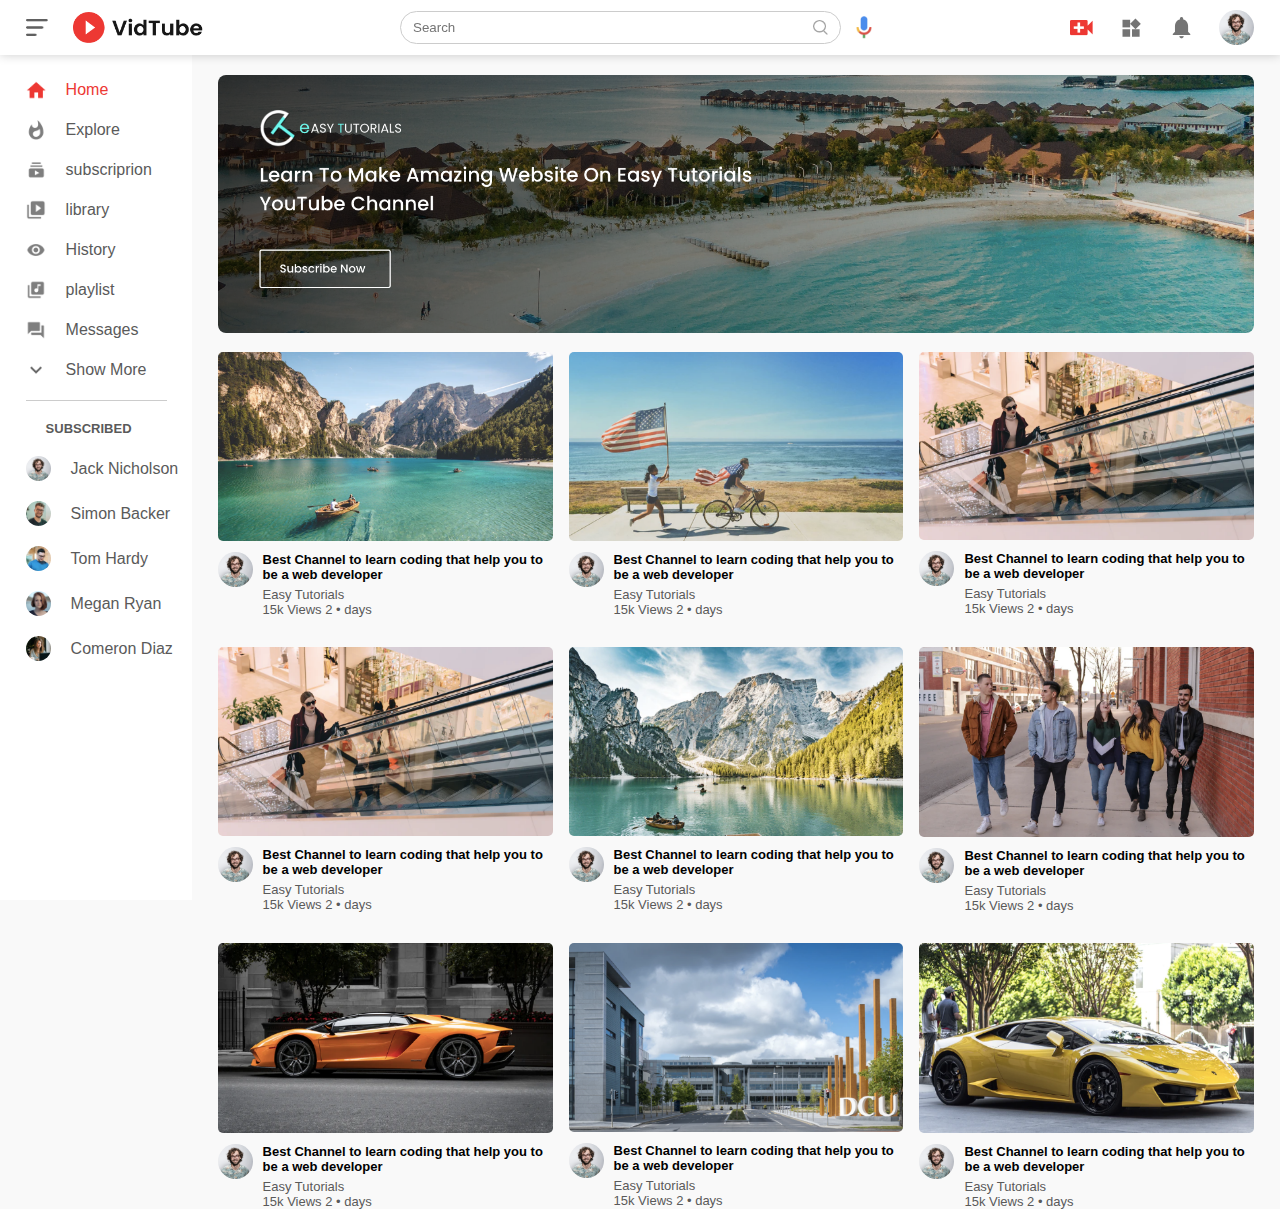
<file: index.html>
<!DOCTYPE html>
<html>
    <head>
        <meta charset="UTF-8">
        <meta http-equiv="X-UA-Compatible" content="IE-edge">
        <meta name="viewport" content="width=device-width, initial-scale=1.0">
        <title>Video Tube</title>
        <link rel="stylesheet" href="style.css">
    </head>
<body>

   <nav class="flex-div">
        <div class="nav-left flex-div">
            <img src="images/menu.png" class="menu-icon">
            <img src="images/logo.png" class="logo">
        </div>
       <div class="nav-middle flex-div">
            <div class="search-box flex-div">
                <input type="text" placeholder="Search">
                <img src="images/search.png">
            </div>
            <img src="images/voice-search.png" class="mic-icon">
       </div>
       <div class="nav-right flex-div">
            <img src="images/upload.png">
            <img src="images/more.png">
            <img src="images/notification.png">
            <img src="images/Jack.png" class="user-icon">
        </div>
    
   </nav>
      <!---------------------------sidebar----------------------->
   <div class="sidebar">
    <div class="shortcut-links">
        <a href=""><img src="images/home.png"><p>Home</p></a>
        
        <a href=""><img src="images/explore.png"><p>Explore</p></a>
        <a href=""><img src="images/subscriprion.png"><p>subscriprion</p></a>
        <a href=""><img src="images/library.png"><p>library</p></a>
        <a href=""><img src="images/history.png"><p>History</p></a>
        <a href=""><img src="images/playlist.png"><p>playlist</p></a>
        <a href=""><img src="images/messages.png"><p>Messages</p></a>
        <a href=""><img src="images/show-more.png"><p>Show More</p></a>
        <hr>
    </div>
    <div class="subscribed-list">
        <h3>SUBSCRIBED</h3>
        <a href=""><img src="images/Jack.png"><p>Jack Nicholson</p></a>
        <a href=""><img src="images/simon.png"><p>Simon Backer</p></a>
        <a href=""><img src="images/tom.png"><p>Tom Hardy</p></a>
        <a href=""><img src="images/megan.png"><p>Megan Ryan</p></a>
        <a href=""><img src="images/cameron.png"><p>Comeron Diaz</p></a>

    </div>
</div>
<!---------------main--------------------------------------------->
<div class="container">
    <div class="banner">
        <img src="images/banner.png">
    </div>
    <div class="list-container">
        <div class="vid-list">
            <a href="play-video.html"><img src="images/thumbnail1.png" class="thumbnail1"></a>
            <div class="flex-div">
                <img src="images/Jack.png">
                <div class="vid-info">
                    <a href="play-video.html">Best Channel to learn coding that help you to be a web developer</a>
                    <p>Easy Tutorials</p>
                    <p>15k Views 2 &bull; days</p>
                </div>
            </div>
        </div>
        <div class="vid-list">
            <a href=""><img src="images/thumbnail2.png" class="thumbnail1"></a>
            <div class="flex-div">
                <img src="images/Jack.png">
                <div class="vid-info">
                    <a href="">Best Channel to learn coding that help you to be a web developer</a>
                    <p>Easy Tutorials</p>
                    <p>15k Views 2 &bull; days</p>
                </div>
            </div>
        </div>
        <div class="vid-list">
            <a href=""><img src="images/thumbnail3.png" class="thumbnail1"></a>
            <div class="flex-div">
                <img src="images/Jack.png">
                <div class="vid-info">
                    <a href="">Best Channel to learn coding that help you to be a web developer</a>
                    <p>Easy Tutorials</p>
                    <p>15k Views 2 &bull; days</p>
                </div>
            </div>
        </div>
        <div class="vid-list">
            <a href=""><img src="images/thumbnail3.png" class="thumbnail1"></a>
            <div class="flex-div">
                <img src="images/Jack.png">
                <div class="vid-info">
                    <a href="">Best Channel to learn coding that help you to be a web developer</a>
                    <p>Easy Tutorials</p>
                    <p>15k Views 2 &bull; days</p>
                </div>
            </div>
        </div>
        <div class="vid-list">
            <a href=""><img src="images/thumbnail4.png" class="thumbnail1"></a>
            <div class="flex-div">
                <img src="images/Jack.png">
                <div class="vid-info">
                    <a href="">Best Channel to learn coding that help you to be a web developer</a>
                    <p>Easy Tutorials</p>
                    <p>15k Views 2 &bull; days</p>
                </div>
            </div>
        </div>
        <div class="vid-list">
            <a href=""><img src="images/thumbnail5.png" class="thumbnail1"></a>
            <div class="flex-div">
                <img src="images/Jack.png">
                <div class="vid-info">
                    <a href="">Best Channel to learn coding that help you to be a web developer</a>
                    <p>Easy Tutorials</p>
                    <p>15k Views 2 &bull; days</p>
                </div>
            </div>
        </div>
        <div class="vid-list">
            <a href=""><img src="images/thumbnail6.png" class="thumbnail1"></a>
            <div class="flex-div">
                <img src="images/Jack.png">
                <div class="vid-info">
                    <a href="">Best Channel to learn coding that help you to be a web developer</a>
                    <p>Easy Tutorials</p>
                    <p>15k Views 2 &bull; days</p>
                </div>
            </div>
        </div>
        <div class="vid-list">
            <a href=""><img src="images/thumbnail7.png" class="thumbnail1"></a>
            <div class="flex-div">
                <img src="images/Jack.png">
                <div class="vid-info">
                    <a href="">Best Channel to learn coding that help you to be a web developer</a>
                    <p>Easy Tutorials</p>
                    <p>15k Views 2 &bull; days</p>
                </div>
            </div>
        </div>
        <div class="vid-list">
            <a href=""><img src="images/thumbnail8.png" class="thumbnail1"></a>
            <div class="flex-div">
                <img src="images/Jack.png">
                <div class="vid-info">
                    <a href="">Best Channel to learn coding that help you to be a web developer</a>
                    <p>Easy Tutorials</p>
                    <p>15k Views 2 &bull; days</p>
                </div>
            </div>
        </div>
    </div>
                



<script src="script.js"></script>

</body>
</html>
</file>
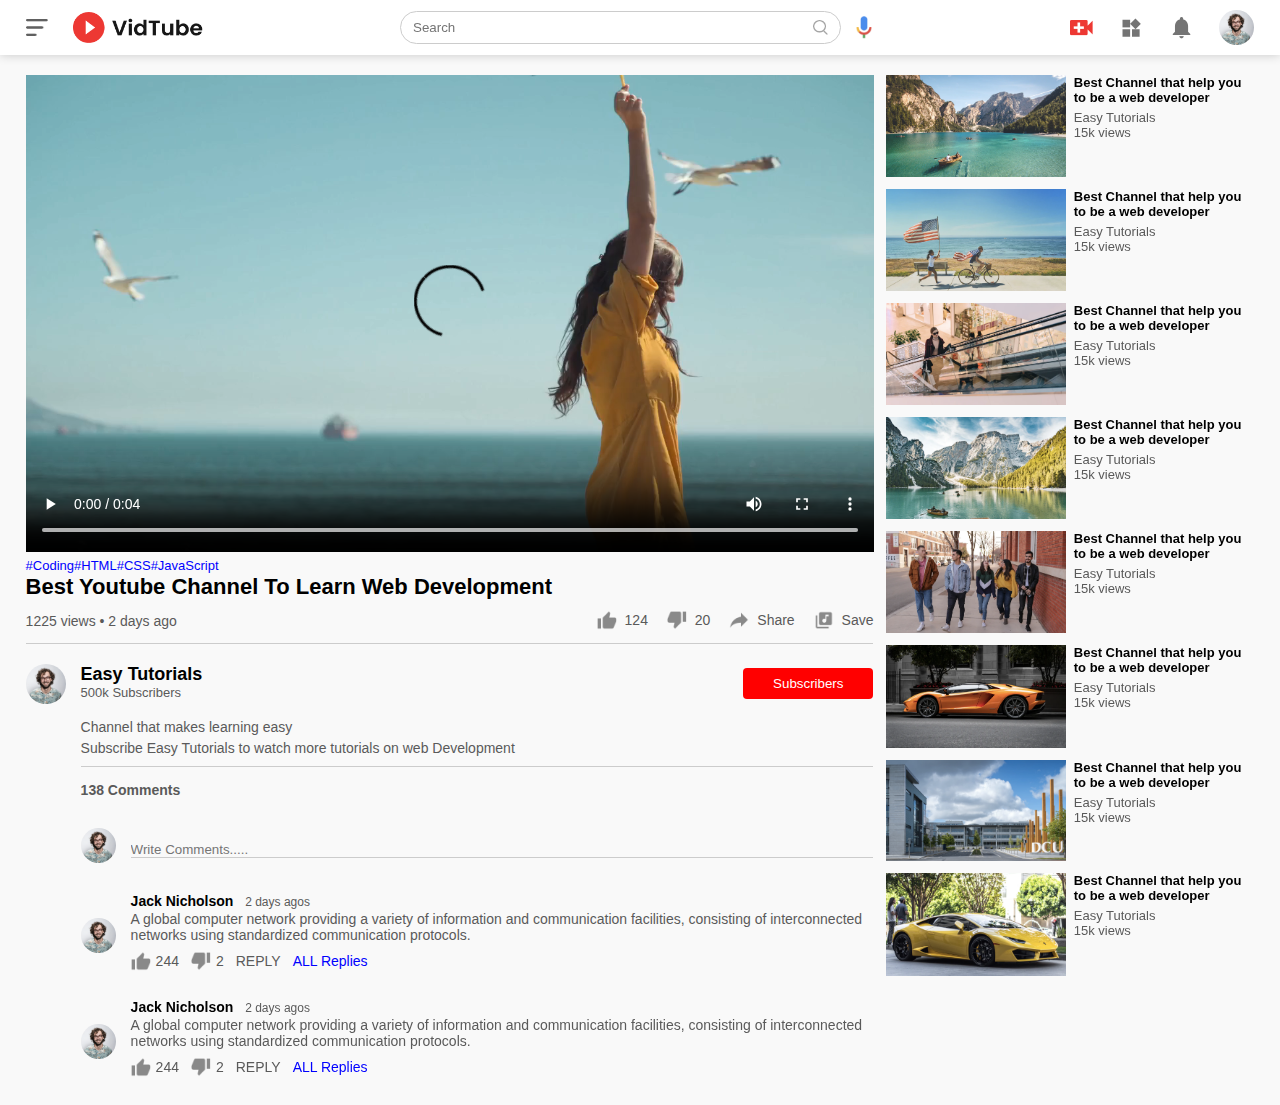
<file: play-video.html>
<!DOCTYPE html>
<html lang="en">
<head>
    <meta charset="UTF-8">
    <meta http-equiv="X-UA-Compatible" content="IE-edge">
    <meta name="viewport" content="width=device-width, initial-scale=1.0">
    <title>Play Video</title>
    <link rel="stylesheet" href="style.css">
</head>
<body>
    <nav class="flex-div">
        <div class="nav-left flex-div">
            <img src="images/menu.png" class="menu-icon">
            <img src="images/logo.png" class="logo">
        </div>
       <div class="nav-middle flex-div">
            <div class="search-box flex-div">
                <input type="text" placeholder="Search">
                <img src="images/search.png">
            </div>
            <img src="images/voice-search.png" class="mic-icon">
       </div>
       <div class="nav-right flex-div">
            <img src="images/upload.png">
            <img src="images/more.png">
            <img src="images/notification.png">
            <img src="images/Jack.png" class="user-icon">
        </div>
    </nav>

<div class="container play-container">
    <div class="row">
        <div class="play-video">
            <video controls autoplay>
                <source src="images/video.mp4" type="video/mp4">
            </video>
            <div class="tags">
                <a href="">#Coding</a><a href="">#HTML</a><a href="">#CSS</a><a href="">#JavaScript</a>
            </div>
            <h3>Best Youtube Channel To Learn Web Development</h3>
            <div class="play-video-info">
                <p>1225 views &bull; 2 days ago</p>
                <div>
                    <a href=""><img src="images/like.png">124</a>
                    <a href=""><img src="images/dislike.png">20</a>
                    <a href=""><img src="images/share.png">Share</a>
                    <a href=""><img src="images/save.png">Save</a>
                </div>
            </div>
            <hr>
            <div class="plublisher">
                <img src="images/Jack.png">
                <div>
                    <p>Easy Tutorials</p>
                    <span>500k Subscribers</span>
                </div>
                <button type="button">Subscribers</button>
            </div>
            <div class="vid-description">
                <p>Channel that makes learning easy</p>
                <p>Subscribe Easy Tutorials to watch more tutorials on web Development </p>
                <hr>
                <h4>138 Comments</h4>

                <div class="add-comment">
                    <img src="images/Jack.png">
                    <input type="text" placeholder="Write Comments.....">
                </div>
                <div class="old-comment">
                    <img src="images/Jack.png">
                    <div>
                        <h3>Jack Nicholson <span> 2 days agos</span></h3>
                        <p>A global computer network providing a variety of information and communication facilities, consisting of interconnected networks using standardized communication protocols.</p>
                        <div class="comment-action">
                            <img src="images/like.png" alt="">
                            <span>244</span>
                            <img src="images/dislike.png">
                            <span>2</span>
                            <span>REPLY</span>
                            <a href="">ALL Replies</a>
                        </div>
                    </div>
                </div>
                <div class="old-comment">
                    <img src="images/Jack.png">
                    <div>
                        <h3>Jack Nicholson <span> 2 days agos</span></h3>
                        <p>A global computer network providing a variety of information and communication facilities, consisting of interconnected networks using standardized communication protocols.</p>
                        <div class="comment-action">
                            <img src="images/like.png" alt="">
                            <span>244</span>
                            <img src="images/dislike.png">
                            <span>2</span>
                            <span>REPLY</span>
                            <a href="">ALL Replies</a>
                        </div>
                    </div>
                </div>
            </div>











        </div>
        <div class="right-sidebar">
         
            <div class="side-video-list">
                <a href="" class="small-thumbnail"><img src="images/thumbnail1.png"></a>
                <div class="vid-info">
                    <a href="">Best Channel that help you to be a web developer</a>
                    <p>Easy Tutorials</p>
                    <p>15k views</p>
                </div>
            </div>

            <div class="side-video-list">
                <a href="" class="small-thumbnail"><img src="images/thumbnail2.png"></a>
                <div class="vid-info">
                    <a href="">Best Channel that help you to be a web developer</a>
                    <p>Easy Tutorials</p>
                    <p>15k views</p>
                </div>
            </div>

            <div class="side-video-list">
                <a href="" class="small-thumbnail"><img src="images/thumbnail3.png"></a>
                <div class="vid-info">
                    <a href="">Best Channel that help you to be a web developer</a>
                    <p>Easy Tutorials</p>
                    <p>15k views</p>
                </div>
            </div>

            <div class="side-video-list">
                <a href="" class="small-thumbnail"><img src="images/thumbnail4.png"></a>
                <div class="vid-info">
                    <a href="">Best Channel that help you to be a web developer</a>
                    <p>Easy Tutorials</p>
                    <p>15k views</p>
                </div>
            </div>

            <div class="side-video-list">
                <a href="" class="small-thumbnail"><img src="images/thumbnail5.png"></a>
                <div class="vid-info">
                    <a href="">Best Channel that help you to be a web developer</a>
                    <p>Easy Tutorials</p>
                    <p>15k views</p>
                </div>
            </div>

            <div class="side-video-list">
                <a href="" class="small-thumbnail"><img src="images/thumbnail6.png"></a>
                <div class="vid-info">
                    <a href="">Best Channel that help you to be a web developer</a>
                    <p>Easy Tutorials</p>
                    <p>15k views</p>
                </div>
            </div>

            <div class="side-video-list">
                <a href="" class="small-thumbnail"><img src="images/thumbnail7.png"></a>
                <div class="vid-info">
                    <a href="">Best Channel that help you to be a web developer</a>
                    <p>Easy Tutorials</p>
                    <p>15k views</p>
                </div>
            </div>

            <div class="side-video-list">
                <a href="" class="small-thumbnail"><img src="images/thumbnail8.png"></a>
                <div class="vid-info">
                    <a href="">Best Channel that help you to be a web developer</a>
                    <p>Easy Tutorials</p>
                    <p>15k views</p>
                </div>
            </div>
        
        
        
        </div>
    </div>
</div>






</body>
</html>
</file>
<file: style.css>
*{
    margin: 0;
    padding: 0;
    font-family: 'poppins', sans-serif;
    box-sizing: border-box;
}
a{
    text-decoration: none;
    color: #5a5a5a;
}
img{
    cursor: pointer;
}
.flex-div{
    display: flex;
    align-items: center;
}
nav{
    padding: 10px 2%;
    justify-content: space-between;
    box-shadow: 0 0 10px rgba(0, 0, 0, 0.2);
    background: #fff;
    position: sticky;
    top: 0;
    z-index: 10;
}

.nav-right img{
    width: 25px;
    margin-right: 25px;
}

.nav-right .user-icon{
      width: 35px;
      border-radius: 50%;
      margin-right: 0;
}

.nav-left .menu-icon{
    width: 22px;
    margin-right: 25px;
}
.nav-left .logo{
    width: 130px;
}
.nav-middle .mic-icon{
    width: 16px;
}
.nav-middle .search-box{
    border: 1px solid #ccc;
    margin-right: 15px;
    padding: 8px 12px;
    border-radius: 25px;


}
.nav-middle .search-box input{
    width: 400px;
    border: 0;
    outline: 0;
    background: transparent;
}
.nav-middle .search-box img{
    width: 15px;

}
/*--------------sidebar-----------------*/

.sidebar{
    background: #fff;
    width: 15%;
    height: 100vh;
    position: fixed;
    top: 0;
    padding-left: 2%;
    padding-top: 80px;

}
.shortcut-links a img{
    width: 20px;
    margin-right: 20px;
}
.shortcut-links a{
    display: flex;
    align-items: center;
    margin-bottom: 20px;
    width: fit-content;
    flex-wrap: wrap;

}
.shortcut-links a:first-child{
    color: #ed3833;
}
.sidebar hr{
    border: 0;
    height: 1px;
    background: #ccc;
    width : 85%;
}
.subscribed-list h3{
    font-size: 13px;
    margin: 20px;
    color: #5a5a5a;
}
.subscribed-list a{
    display: flex;
    align-items: center;
    margin-bottom: 20px;
    width: fit-content;
    flex-wrap: wrap;
}
.subscribed-list a img{
    width:25px;
    border-radius: 50%;
    margin-right: 20px;

}
.small-sidebar{
    width: 5%;
}
.small-sidebar a p{
    display: none;

}
.small-sidebar h3{
    display: none;
}
.small-sidebar hr{
    width: 50%;
    margin-bottom: 25px;
}
/*-------------------main----------------------*/
.container{
   background: #f9f9f9; 
   padding-left: 17%;
   padding-right: 2%;
   padding-top: 20px;

}
.large-container{
   padding-left: 7%;
}
.banner{
    width: 100%;

}
.banner img{
    width: 100%;
    border-radius: 8px;
}

.list-container{
    display: grid;
    grid-template-columns: repeat(auto-fit, minmax(250px, 1fr));
    grid-column-gap: 16px;
    grid-row-gap: 30px;
    margin-top: 15px;
}
.vid-list .thumbnail1{
    width: 100%;
    border-radius: 5px;

}
.vid-list .flex-div{
    align-items: flex-start;
    margin-top: 7px;
}
.vid-list .flex-div img{
   width: 35px;
   margin-right: 10px;
   border-radius: 50%;

}
.vid-info{
    color: #5a5a5a;
    font-size: 13px;
}
.vid-info a{
    color: #000;
    font-weight: 600;
    display: block;
    margin-bottom: 5px;
}

@media (max-width: 900px){
    .menu-icon{
        display: none;
    }
    .sidebar{
        display: none;
    }
    .container, .large-container{
        padding-left: 5%;
        padding-right: 5%;
    }
    .nav-right img{
        display: none;
    }
    .nav-right .user-icon{
        display: block;
        width: 30px;
    }
    .nav-middle .search-box input{
        width: 100px;

    }
    .nav-middle .mic-icon{
        display: none;

    }
    .logo{
        width: 90px;
    }
}

/*------------------------play video page -----------------------------------------*/
.play-container{
    padding-left: 2%;
}
.row{
    display: flex;
    justify-content: space-between;
    flex-wrap: wrap;
}

.play-video{
    flex-basis: 69%;
}
.right-sidebar{
    flex-basis: 30%;
}
.play-video video{
    width: 100%;
}
.side-video-list{
    display: flex;
    justify-content: space-between;
    margin-bottom: 8px;

}
.side-video-list img{
    width:100%;
}
.side-video-list .small-thumbnail{
    flex-basis: 49%;
}
.side-video-list .vid-info{
    flex-basis: 49%;
}
.play-video .tags a{
    color: #0000ff;
    font-size: 13px;
}
.play-video h3{
    font-weight: 600;
    font-size: 22px;

}
.play-video .play-video-info{
    display: flex;
    align-items: center;
    justify-content: space-between;
    flex-wrap: wrap;
    margin-top: 10px;
    font-size: 14px;
    color: #5a5a5a;

}
.play-video .play-video-info a img{
     
    width: 20px;
    margin-right: 8px;


}
.play-video .play-video-info a{
    display: inline-flex;
    align-items: center;
    margin-left: 15px;

}
.play-video hr{
    border: 0;
    height: 1px;
    background: #ccc;
    margin: 10px 0;
}
.plublisher{
    display: flex;
    align-items: center;
    margin-top: 20px;

}
.plublisher div{
    flex: 1;
    line-height: 18px;


}
.plublisher img{
    width: 40px;
    border-radius: 50%;
    margin-right: 15px;

}
.plublisher div p{
    color: #000;
    font-weight: 600;
    font-size: 18px;
}
.plublisher div span{
    font-size: 13px;
    color: #5a5a5a;
}
.plublisher button{
    background: red;
    color:#fff;
    padding: 8px 30px;
    border: 0;
    outline: 0;
    border-radius:  4px;
    cursor: pointer;

}
.vid-description{
    padding-left: 55px;
    margin: 15px 0;


}
.vid-description p{
    font-size: 14px;
    margin-bottom: 5px;
    color: #5a5a5a;
}
.vid-description h4{
    font-size: 14px;
    color: #5a5a5a;
    margin-top: 15px;
}
.add-comment{
    display: flex;
    align-items: center;
    margin: 30px 0;
}
.add-comment img{
    width:35px;
    border-radius: 50px;
    margin-right: 15px;

}
.add-comment input{
    border: 0;
    outline: 0;
    border-bottom:1px solid #ccc;
    width: 100%;
    padding-top: 10px;
    background: transparent;


}
.old-comment{
    display: flex;
    align-items: center;
    margin: 20px 0;

}
.old-comment img{
    width: 35px;
    border-radius: 50%;
    margin-right: 15px;
}
.old-comment h3{
    font-size: 14px;
    margin-bottom: 2px;
}
.old-comment h3 span{
  font-size: 12px;
  color: #5a5a5a;
  font-weight: 500;
  margin-left: 8px;
}
.old-comment .comment-action{
    display: flex;
    align-items: center;
    margin: 8px 0;
    font-size: 14px;

}
.old-comment .comment-action img{
    border-radius: 0;
    width: 20px;
    margin-right: 5px;
}
.old-comment .comment-action span{
    margin-right: 12px;
    color: #5a5a5a;
}
.old-comment .comment-action a{
    color: #0000ff;
}

@media (max-width:900px){
    .play-video{
        flex-basis: 100%;
    }
    .right-sidebar{
        flex-basis: 100%;
    }
    .play-container{
        padding-left: 5%;
    }
    .vid-description{
        padding-left: 0;
    }
    .play-video .play-video-info a{
        margin-left: 0;
        margin-right: 15px;
        margin-top: 15px;
    }
}
</file>
